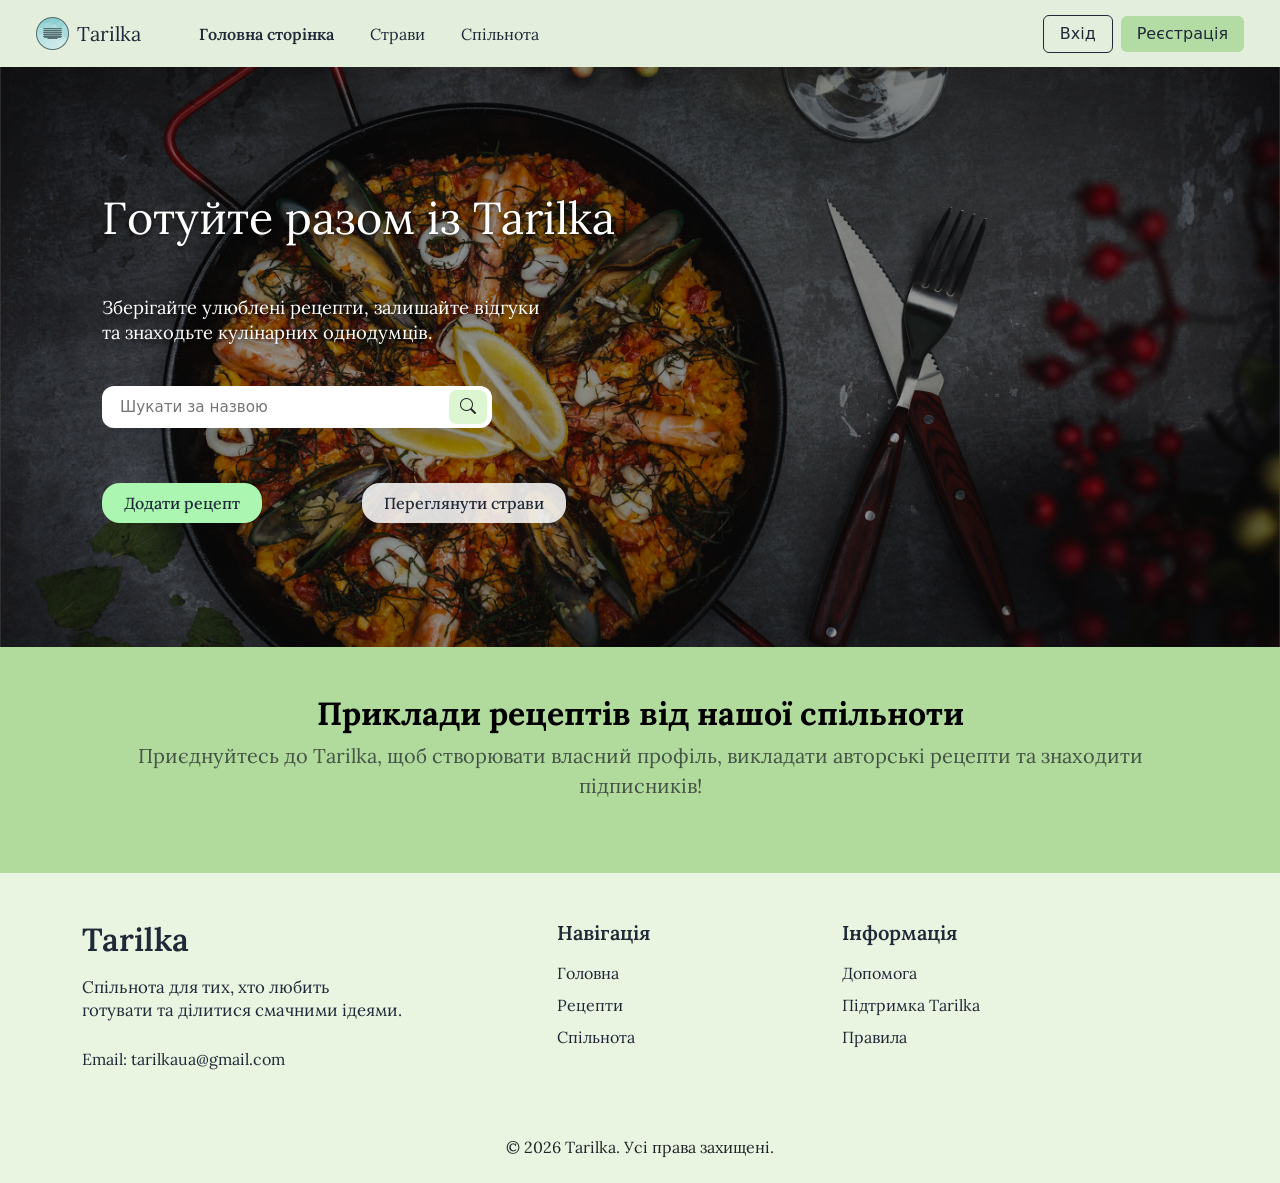
<file: index.html>
<!DOCTYPE html>
<html lang="uk">
<head>
  <meta charset="UTF-8">
  <meta name="viewport" content="width=device-width, initial-scale=1.0">
  <title>Tarilka — Головна</title>
  
  <link href="https://cdn.jsdelivr.net/npm/bootstrap@5.3.2/dist/css/bootstrap.min.css" rel="stylesheet">
  <link href="https://cdn.jsdelivr.net/npm/bootstrap-icons@1.11.1/font/bootstrap-icons.css" rel="stylesheet">
  <link rel="stylesheet" href="style.css">
</head>
<body>

  <nav class="navbar navbar-expand-lg custom-navbar">
    <div class="container-fluid">
      <a class="navbar-brand" href="index.html">
        <img src="logo.png" alt="Logo" width="33" height="33" class="d-inline-block align-text-top">Tarilka
      </a>
      
      <button class="navbar-toggler" type="button" data-bs-toggle="collapse" data-bs-target="#navbarNav">
        <span class="navbar-toggler-icon"></span>
      </button>

      <div class="collapse navbar-collapse" id="navbarNav">
        <ul class="navbar-nav me-auto ms-4">
          <li class="nav-item">
            <a class="nav-link fw-semibold" href="index.html">Головна сторінка</a>
          </li>
          <li class="nav-item">
            <a class="nav-link" href="catalog.html">Страви</a>
          </li>
          <li class="nav-item">
            <a class="nav-link" href="#" id="communityNavBtn">Спільнота</a>
          </li>
        </ul>

        <div class="d-flex align-items-center gap-2" id="navAuthContainer">
          <button class="btn btn-auth-login" type="button">Вхід</button>
          <button class="btn btn-auth-register" type="button">Реєстрація</button>
        </div>
      </div>
    </div>
  </nav>

  <section class="hero-section">
    <div class="container">
      <h1 class="hero-title">Готуйте разом із Tarilka</h1>
      
      <p class="hero-subtitle">
        Зберігайте улюблені рецепти, залишайте відгуки та знаходьте кулінарних однодумців.
      </p>

      <form class="search-container" action="catalog.html" method="GET">
        <div class="search-input-group">
          <input type="search" name="q" placeholder="Шукати за назвою" aria-label="Пошук">
          <button class="search-btn" type="submit">
            <i class="bi bi-search text-dark"></i>
          </button>
        </div>
      </form>

      <div class="action-btns">
        <a href="#" class="btn btn-add-recipe">Додати рецепт</a>
        <a href="catalog.html" class="btn btn-view-dishes">Переглянути страви</a>
      </div>
    </div>
  </section>

  <section class="latest-recipes py-5">
    <div class="container">
      <div class="text-center mb-5">
        <h2 class="section-title fw-bold">Приклади рецептів від нашої спільноти</h2>
        <p class="text-muted fs-5">
          Приєднуйтесь до Tarilka, щоб створювати власний профіль, викладати авторські рецепти та знаходити підписників!
        </p>
      </div>
      
      <div class="row g-4" id="indexRecipesRow">
      </div>
    </div>
  </section>

  <footer class="site-footer pt-5 pb-4">
    <div class="container">
      <div class="row gy-4">
        <div class="col-lg-5 col-md-6">
          <h2 class="footer-title fw-semibold mb-3">Tarilka</h2>
          <p class="footer-desc mb-4">
            Спільнота для тих, хто любить готувати та ділитися смачними ідеями.
          </p>
          <p class="footer-email mb-0">
            Email: <a href="mailto:tarilkaua@gmail.com" class="footer-email-link">tarilkaua@gmail.com</a>
          </p>
        </div>

        <div class="col-lg-3 col-md-3 col-6">
          <h5 class="fw-semibold mb-3">Навігація</h5>
          <ul class="list-unstyled footer-links d-flex flex-column gap-2">
            <li><a href="index.html">Головна</a></li>
            <li><a href="catalog.html">Рецепти</a></li>
            <li><a href="#">Спільнота</a></li>
          </ul>
        </div>

        <div class="col-lg-4 col-md-3 col-6">
          <h5 class="fw-semibold mb-3">Інформація</h5>
          <ul class="list-unstyled footer-links d-flex flex-column gap-2">
            <li><a href="#">Допомога</a></li>
            <li><a href="#">Підтримка Tarilka</a></li>
            <li><a href="#">Правила</a></li>
          </ul>
        </div>
      </div>

      <div class="text-center mt-5 pt-3">
        <p class="mb-0 text-dark">© 2026 Tarilka. Усі права захищені.</p>
      </div>
    </div>
  </footer>

  <script src="db.js"></script>
  <script src="logika.js"></script>
  <script src="catalog.js"></script>

  <div id="authModal" class="modal-overlay">
    <div class="container auth-container">
      <button id="closeModal" class="close-btn">&times;</button>
      <div class="heading" id="modalTitle">Вхід</div>
      
      <form class="form" id="authForm">
        <div id="usernameGroup" style="display: none;">
          <input class="input" type="text" id="username" placeholder="Нікнейм">
        </div>
        <input required class="input" type="email" id="email" placeholder="Електронна пошта">
        <input required class="input" type="password" id="password" placeholder="Пароль">
        <div id="confirmPasswordGroup" style="display: none;">
          <input class="input" type="password" id="confirmPassword" placeholder="Підтвердження пароля">
        </div>
        <span class="forgot-password" id="forgotPasswordSpan"><a href="#">Забули пароль?</a></span>
        <input class="login-button" type="submit" id="submitBtn" value="Увійти">
      </form>
    </div>
  </div>

  <div id="recipeModal" class="modal-overlay">
    <div class="container recipe-modal-container">
      <button id="closeRecipeModal" class="close-btn">&times;</button>
      <div class="heading text-success">Створити рецепт</div>
      
      <form id="recipeForm" class="form mt-3">
        <div class="mb-2 text-start">
          <label class="form-label small fw-bold text-dark mb-1">Назва рецепта:</label>
          <input required class="input mt-0" type="text" id="recipeTitle" placeholder="Наприклад: Борщ український">
        </div>

        <div class="mb-2 text-start">
          <label class="form-label small fw-bold text-dark mb-1">Категорія:</label>
          <select id="recipeCategory" class="form-select border rounded-3">
            <option value="breakfast">Ранкові страви</option>
            <option value="lunch" selected>Денні страви</option>
            <option value="dinner">Вечірні страви</option>
            <option value="dessert">Десерти</option>
          </select>
        </div>

        <div class="mb-2 text-start">
          <label class="form-label small fw-bold text-dark mb-1">Короткий опис страви:</label>
          <textarea required class="input mt-0" id="recipeDesc" rows="2" placeholder="Розкажіть трохи про смак або особливості страви..."></textarea>
        </div>

        <div class="mb-2 text-start">
          <label class="form-label small fw-bold text-dark mb-1">Інгредієнти (кожен з нового рядка):</label>
          <textarea required class="input mt-0" id="recipeIngredients" rows="3" placeholder="М'ясо — 500г&#10;Картопля — 4 шт"></textarea>
        </div>

        <div class="mb-2 text-start">
          <label class="form-label small fw-bold text-dark mb-1">Покрокове приготування:</label>
          <textarea required class="input mt-0" id="recipeSteps" rows="4" placeholder="1. Зваріть бульйон...&#10;2. Наріжте овочі..."></textarea>
        </div>

        <div class="row">
          <div class="col-md-6 mb-2 text-start">
            <label class="form-label small fw-bold text-dark mb-1">Час готування:</label>
            <select id="recipeTime" class="form-select border rounded-3 py-2">
              <option value="15 хв" selected>15 хв</option>
              <option value="30 хв">30 хв</option>
              <option value="45 хв">45 хв</option>
              <option value="60 хв">60 хв</option>
              <option value="90+ хв">90+ хв</option>
            </select>
          </div>
          <div class="col-md-6 mb-2 text-start">
            <label class="form-label small fw-bold text-dark mb-1">Складність:</label>
            <select id="recipeDifficulty" class="form-select border rounded-3 py-2">
              <option value="Легко" selected>Легко</option>
              <option value="Середньо">Середньо</option>
              <option value="Складно">Складно</option>
            </select>
          </div>
        </div>

        <div class="mb-2 text-start">
          <label class="form-label small fw-bold text-dark mb-1">Кількість порцій:</label>
          <div class="input-group border rounded-3 bg-white align-items-center" style="height: 38px;">
            <button class="btn btn-outline-secondary border-0 px-3" type="button" id="modalDecreaseServings">-</button>
            <input type="number" id="modalServingsCount" class="form-control text-center border-0 bg-transparent fw-bold text-dark shadow-none p-0" value="1" min="1" max="50">
            <button class="btn btn-outline-secondary border-0 px-3" type="button" id="modalIncreaseServings">+</button>
          </div>
        </div>

        <div class="mb-2 text-start">
          <label class="form-label small fw-bold text-dark mb-1">Фото страви:</label>
          <input required class="form-control rounded-3" type="file" id="recipePhoto" accept="image/*">
        </div>

        <div class="mb-3 text-start">
          <label class="form-label small fw-bold text-dark mb-1">Відеорецепт (необов'язково):</label>
          <input class="form-control rounded-3 mb-2" type="file" id="recipeVideo" accept="video/*">
          <input class="input mt-0" type="url" id="recipeVideoUrl" placeholder="Або вставте посилання на відео">
        </div>

        <input class="login-button mt-3" type="submit" value="Опублікувати рецепт">
      </form>
    </div>
  </div>

  <script src="https://cdn.jsdelivr.net/npm/bootstrap@5.3.2/dist/js/bootstrap.bundle.min.js"></script>
</body>
</html>
</file>
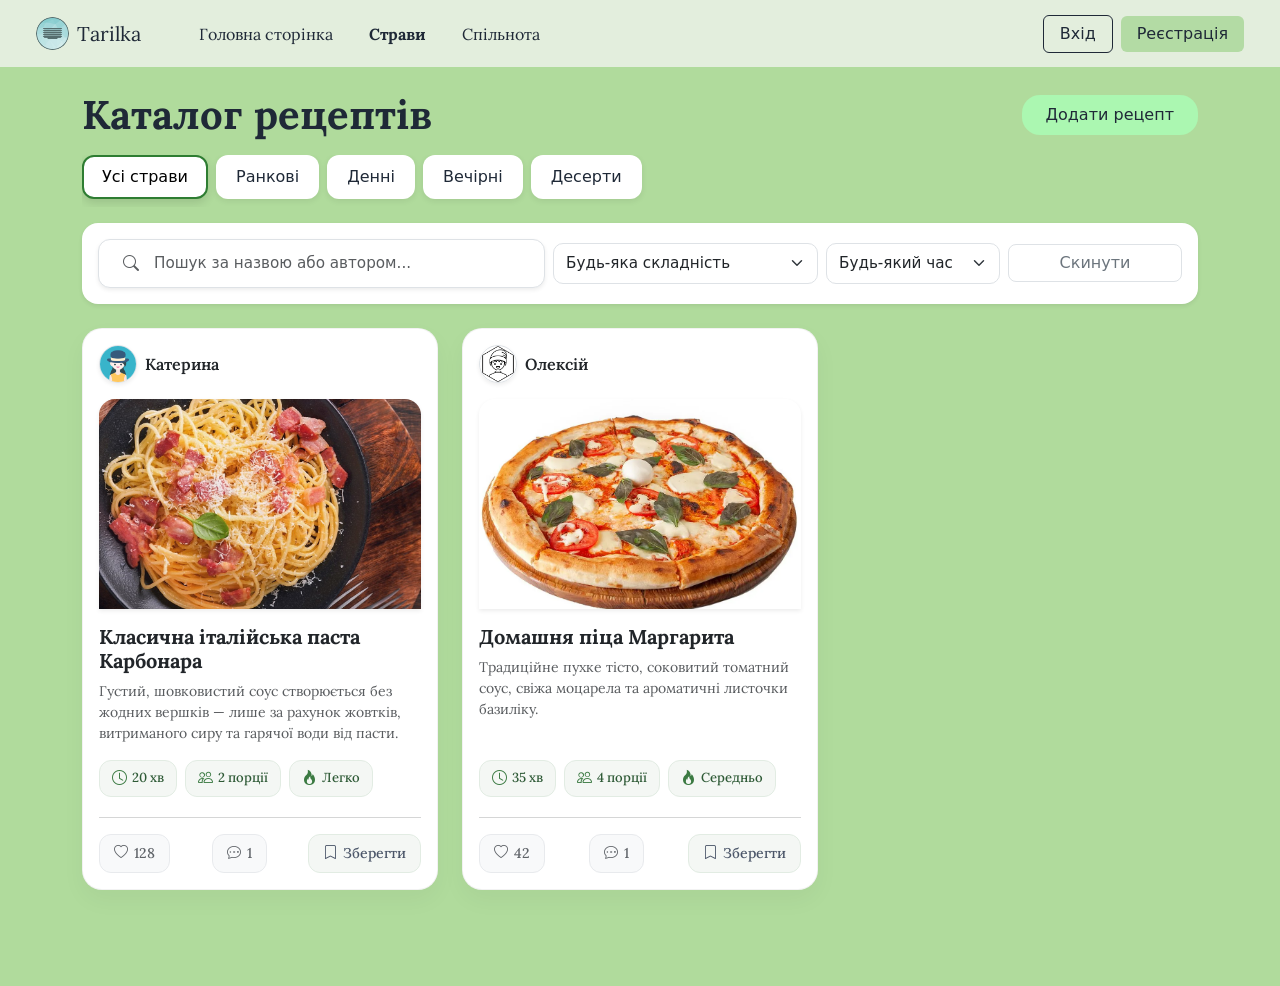
<file: catalog.html>
<!DOCTYPE html>
<html lang="uk">
<head>
  <meta charset="UTF-8">
  <meta name="viewport" content="width=device-width, initial-scale=1.0">
  <title>Tarilka — Каталог рецептів</title>
  
  <link href="https://cdn.jsdelivr.net/npm/bootstrap@5.3.2/dist/css/bootstrap.min.css" rel="stylesheet">
  <link href="https://cdn.jsdelivr.net/npm/bootstrap-icons@1.11.1/font/bootstrap-icons.css" rel="stylesheet">
  <link rel="stylesheet" href="style.css">
</head>
<body style="background-color: #B0DB9C;">

  <!-- Навігація -->
  <nav class="navbar navbar-expand-lg custom-navbar">
    <div class="container-fluid">
      <a class="navbar-brand" href="index.html">
        <img src="logo.png" alt="Logo" width="33" height="33" class="d-inline-block align-text-top rounded-circle">Tarilka
      </a>
      
      <button class="navbar-toggler border-0 shadow-none" type="button" data-bs-toggle="collapse" data-bs-target="#navbarNav">
        <span class="navbar-toggler-icon"></span>
      </button>

      <div class="collapse navbar-collapse" id="navbarNav">
        <ul class="navbar-nav me-auto ms-4">
          <li class="nav-item">
            <a class="nav-link" href="index.html">Головна сторінка</a>
          </li>
          <li class="nav-item">
            <a class="nav-link active fw-bold" href="catalog.html">Страви</a>
          </li>
          <li class="nav-item">
            <a class="nav-link" href="#" id="communityNavBtn">Спільнота</a>
          </li>
        </ul>

        <div class="d-flex align-items-center gap-2" id="navAuthContainer">
          <button class="btn btn-auth-login" type="button">Вхід</button>
          <button class="btn btn-auth-register" type="button">Реєстрація</button>
        </div>
      </div>
    </div>
  </nav>

  <!-- Основний контент каталогу -->
  <div class="container my-4 pb-5">
    
    <div class="d-flex justify-content-between align-items-center mb-3 flex-wrap gap-2">
      <h2 class="catalog-title mb-0">Каталог рецептів</h2>
      <button class="btn btn-add-recipe px-4">Додати рецепт</button>
    </div>

    <div class="d-flex gap-2 overflow-auto pb-2 mb-3 categories-scrollbar">
      <button class="btn btn-category active" data-category="all">Усі страви</button>
      <button class="btn btn-category" data-category="breakfast">Ранкові</button>
      <button class="btn btn-category" data-category="lunch">Денні</button>
      <button class="btn btn-category" data-category="dinner">Вечірні</button>
      <button class="btn btn-category" data-category="dessert">Десерти</button>
    </div>

    <div class="card filter-panel border-0 shadow-sm rounded-4 p-3 mb-4 bg-white">
      <div class="row g-2 align-items-center">
        <div class="col-md-5">
          <div class="input-group search-input-group shadow-sm border">
            <span class="input-group-text bg-transparent border-0 text-muted ps-2">
              <i class="bi bi-search"></i>
            </span>
            <input type="search" id="searchInput" class="form-control border-0 shadow-none ps-1" placeholder="Пошук за назвою або автором...">
          </div>
        </div>
        <div class="col-md-3">
          <select id="difficultyFilter" class="form-select border shadow-none">
            <option value="all">Будь-яка складність</option>
            <option value="Легко">Легко</option>
            <option value="Середньо">Середньо</option>
            <option value="Складно">Складно</option>
          </select>
        </div>
        <div class="col-md-2">
          <select id="timeFilter" class="form-select border shadow-none">
            <option value="all">Будь-який час</option>
            <option value="15">До 15 хв</option>
            <option value="30">До 30 хв</option>
            <option value="60">До 60 хв</option>
          </select>
        </div>
        <div class="col-md-2">
          <button id="resetFiltersBtn" class="btn btn-outline-secondary w-100 rounded-3 border">Скинути</button>
        </div>
      </div>
    </div>

    <div class="row g-4" id="catalogGrid"></div>
  </div>

  <!-- Модальні вікна -->
  <div id="authModal" class="modal-overlay">
    <div class="container auth-container">
      <button id="closeModal" class="close-btn">&times;</button>
      <div class="heading" id="modalTitle">Вхід</div>
      
      <form class="form" id="authForm">
        <div id="usernameGroup" style="display: none;">
          <input class="input" type="text" id="username" placeholder="Нікнейм">
        </div>
        <input required class="input" type="email" id="email" placeholder="Електронна пошта">
        <input required class="input" type="password" id="password" placeholder="Пароль">
        <div id="confirmPasswordGroup" style="display: none;">
          <input class="input" type="password" id="confirmPassword" placeholder="Підтвердження пароля">
        </div>
        <span class="forgot-password" id="forgotPasswordSpan"><a href="#" id="forgotPasswordLink">Забули пароль?</a></span>
        <input class="login-button" type="submit" id="submitBtn" value="Увійти">
      </form>
    </div>
  </div>

  <div id="recipeModal" class="modal-overlay">
    <div class="container recipe-modal-container">
      <button id="closeRecipeModal" class="close-btn">&times;</button>
      <div class="heading text-success mb-3" style="color: #2e7d32 !important;">Створити рецепт</div>
      
      <form id="recipeForm" class="form mt-3">
        <div class="mb-2 text-start">
          <label class="form-label small fw-bold text-dark mb-1">Назва рецепта:</label>
          <input required class="input mt-0" type="text" id="recipeTitle" placeholder="Наприклад: Борщ український">
        </div>

        <div class="mb-2 text-start">
          <label class="form-label small fw-bold text-dark mb-1">Категорія:</label>
          <select id="recipeCategory" class="form-select border rounded-3 py-2">
            <option value="breakfast">Ранкові страви</option>
            <option value="lunch" selected>Денні страви</option>
            <option value="dinner">Вечірні страви</option>
            <option value="dessert">Десерти</option>
          </select>
        </div>

        <div class="mb-2 text-start">
          <label class="form-label small fw-bold text-dark mb-1">Короткий опис страви:</label>
          <textarea required class="input mt-0" id="recipeDesc" rows="2" placeholder="Розкажіть трохи про смак або особливості страви..."></textarea>
        </div>

        <div class="mb-2 text-start">
          <label class="form-label small fw-bold text-dark mb-1">Інгредієнти (кожен з нового рядка):</label>
          <textarea required class="input mt-0" id="recipeIngredients" rows="3" placeholder="М'ясо — 500г&#10;Картопля — 4 шт"></textarea>
        </div>

        <div class="mb-2 text-start">
          <label class="form-label small fw-bold text-dark mb-1">Покрокове приготування:</label>
          <textarea required class="input mt-0" id="recipeSteps" rows="4" placeholder="1. Зваріть бульйон...&#10;2. Наріжте овочі..."></textarea>
        </div>

        <div class="row">
          <div class="col-md-6 mb-2 text-start">
            <label class="form-label small fw-bold text-dark mb-1">Час готування:</label>
            <select id="recipeTime" class="form-select border rounded-3 py-2">
              <option value="15 хв" selected>15 хв</option>
              <option value="30 хв">30 хв</option>
              <option value="45 хв">45 хв</option>
              <option value="60 хв">60 хв</option>
              <option value="90+ хв">90+ хв</option>
            </select>
          </div>
          <div class="col-md-6 mb-2 text-start">
            <label class="form-label small fw-bold text-dark mb-1">Складність:</label>
            <select id="recipeDifficulty" class="form-select border rounded-3 py-2">
              <option value="Легко" selected>Легко</option>
              <option value="Середньо">Середньо</option>
              <option value="Складно">Складно</option>
            </select>
          </div>
        </div>

        <div class="mb-2 text-start">
          <label class="form-label small fw-bold text-dark mb-1">Кількість порцій:</label>
          <div class="input-group border rounded-3 bg-white align-items-center" style="height: 38px;">
            <button class="btn btn-outline-secondary border-0 px-3" type="button" id="modalDecreaseServings">-</button>
            <input type="number" id="modalServingsCount" class="form-control text-center border-0 bg-transparent fw-bold text-dark shadow-none p-0" value="1" min="1" max="50">
            <button class="btn btn-outline-secondary border-0 px-3" type="button" id="modalIncreaseServings">+</button>
          </div>
        </div>

        <div class="mb-2 text-start">
          <label class="form-label small fw-bold text-dark mb-1">Фото страви:</label>
          <input required class="form-control rounded-3" type="file" id="recipePhoto" accept="image/*">
        </div>

        <div class="mb-3 text-start">
          <label class="form-label small fw-bold text-dark mb-1">Відеорецепт (необов'язково):</label>
          <input class="form-control rounded-3 mb-2" type="file" id="recipeVideo" accept="video/*">
          <input class="input mt-0" type="url" id="recipeVideoUrl" placeholder="Або вставте посилання на відео">
        </div>

        <input class="login-button mt-3" type="submit" value="Опублікувати рецепт">
      </form>
    </div>
  </div>

  <script src="db.js"></script>
  <script src="logika.js"></script>
  <script src="catalog.js"></script>
  <script src="https://cdn.jsdelivr.net/npm/bootstrap@5.3.2/dist/js/bootstrap.bundle.min.js"></script>
</body>
</html>
</file>
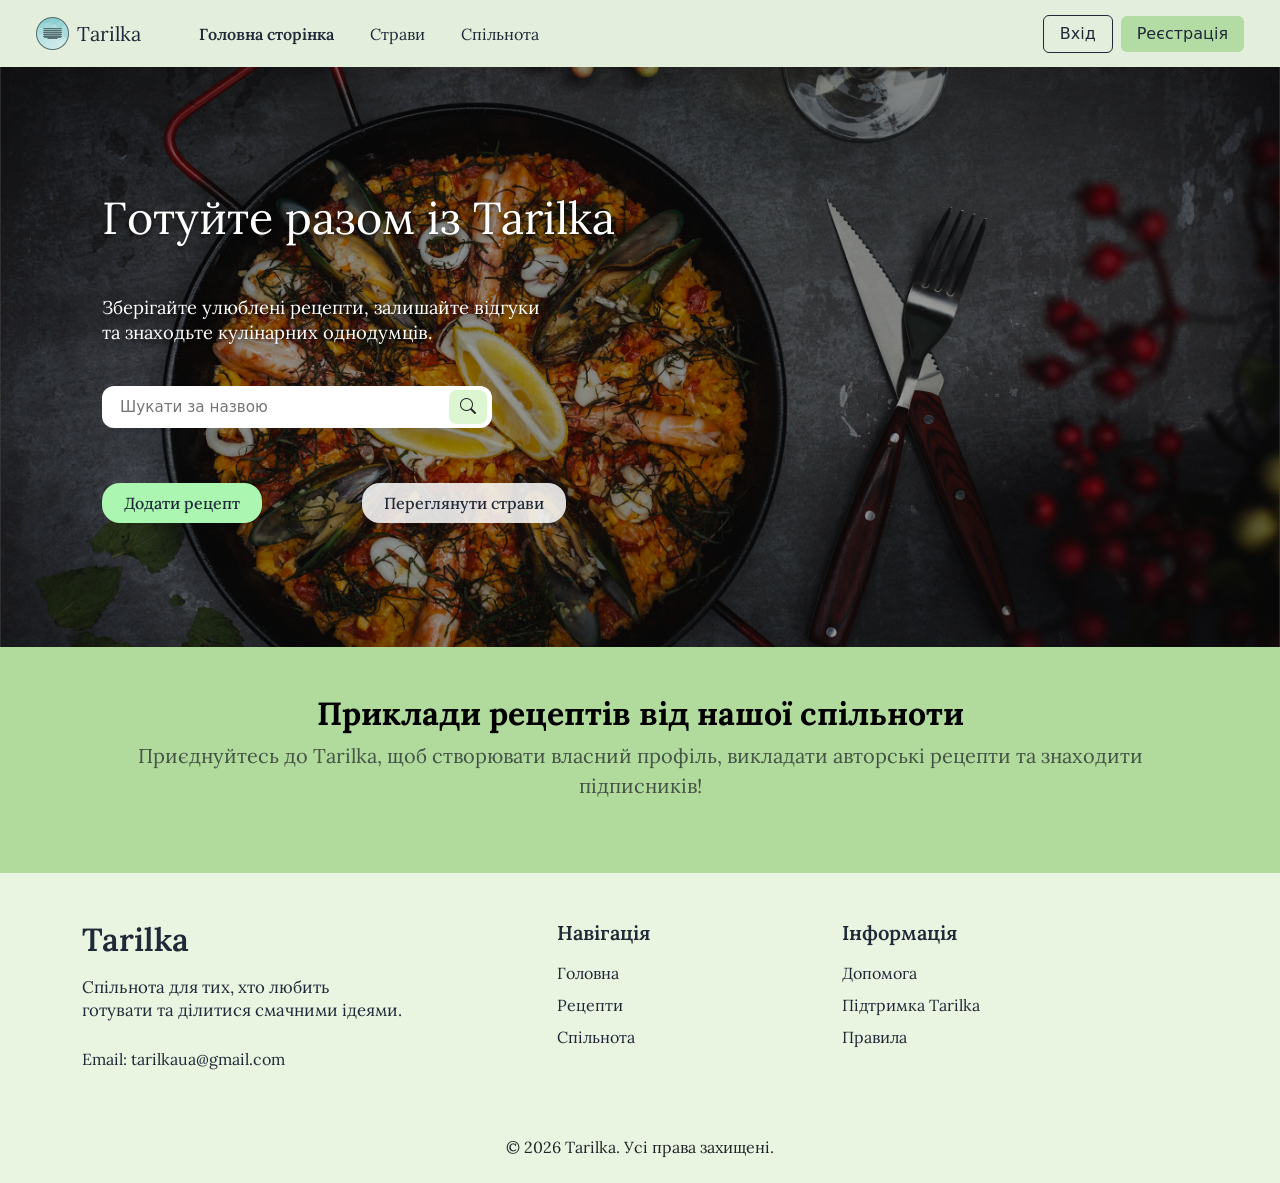
<file: profile.html>
<!DOCTYPE html>
<html lang="uk">
<head>
  <meta charset="UTF-8">
  <meta name="viewport" content="width=device-width, initial-scale=1.0">
  <title>Tarilka — Профіль користувача</title>
  
  <link href="https://cdn.jsdelivr.net/npm/bootstrap@5.3.2/dist/css/bootstrap.min.css" rel="stylesheet">
  <link href="https://cdn.jsdelivr.net/npm/bootstrap-icons@1.11.1/font/bootstrap-icons.css" rel="stylesheet">
  <link rel="stylesheet" href="style.css">
</head>
<body>

  <!-- Навігаційна панель -->
  <nav class="navbar navbar-expand-lg custom-navbar">
    <div class="container-fluid">
      <a class="navbar-brand" href="index.html">
        <img src="logo.png" alt="Logo" width="33" height="33" class="d-inline-block align-text-top">Tarilka
      </a>
      
      <button class="navbar-toggler" type="button" data-bs-toggle="collapse" data-bs-target="#navbarNav">
        <span class="navbar-toggler-icon"></span>
      </button>

      <div class="collapse navbar-collapse" id="navbarNav">
        <ul class="navbar-nav me-auto ms-4">
          <li class="nav-item">
            <a class="nav-link" href="index.html">Головна сторінка</a>
          </li>
          <li class="nav-item">
            <a class="nav-link" href="catalog.html">Страви</a>
          </li>
          <li class="nav-item">
            <a class="nav-link" href="#" id="communityNavBtn">Спільнота</a>
          </li>
        </ul>

        <div class="d-flex align-items-center gap-2" id="navAuthContainer">
          <!-- Заповнюється динамічно з logika.js -->
        </div>
      </div>
    </div>
  </nav>

  <!-- Головний вміст профілю -->
  <div class="container my-5" id="profileContainer">
    <!-- Динамічно заповнюється через profile.js -->
  </div>

  <!-- Модальне вікно створення рецепта -->
  <div id="recipeModal" class="modal-overlay">
    <div class="container recipe-modal-container">
      <button id="closeRecipeModal" class="close-btn">&times;</button>
      <div class="heading text-success">Створити рецепт</div>
      
      <form id="recipeForm" class="form mt-3">
        <div class="mb-2 text-start">
          <label class="form-label small fw-bold text-dark mb-1">Назва рецепта:</label>
          <input required class="input mt-0" type="text" id="recipeTitle" placeholder="Наприклад: Борщ український">
        </div>

        <div class="mb-2 text-start">
          <label class="form-label small fw-bold text-dark mb-1">Категорія:</label>
          <select id="recipeCategory" class="form-select border rounded-3 py-2">
            <option value="breakfast">Ранкові страви</option>
            <option value="lunch" selected>Денні страви</option>
            <option value="dinner">Вечірні страви</option>
            <option value="dessert">Десерти</option>
          </select>
        </div>

        <div class="mb-2 text-start">
            <label class="form-label small fw-bold text-dark mb-1">Короткий опис страви:</label>
            <textarea required class="input mt-0" id="recipeDesc" rows="2" placeholder="Розкажіть трохи про смак або особливості страви..."></textarea>
        </div>

        <div class="mb-2 text-start">
          <label class="form-label small fw-bold text-dark mb-1">Інгредієнти (кожен з нового рядка):</label>
          <textarea required class="input mt-0" id="recipeIngredients" rows="3" placeholder="М'ясо — 500г&#10;Картопля — 4 шт"></textarea>
        </div>

        <div class="mb-2 text-start">
          <label class="form-label small fw-bold text-dark mb-1">Покрокове приготування:</label>
          <textarea required class="input mt-0" id="recipeSteps" rows="4" placeholder="1. Зваріть бульйон...&#10;2. Наріжте овочі..."></textarea>
        </div>

        <div class="row">
          <div class="col-md-6 mb-2 text-start">
            <label class="form-label small fw-bold text-dark mb-1">Час готування:</label>
            <select id="recipeTime" class="form-select border rounded-3 py-2">
              <option value="15 хв" selected>15 хв</option>
              <option value="30 хв">30 хв</option>
              <option value="45 хв">45 хв</option>
              <option value="60 хв">60 хв</option>
              <option value="90+ хв">90+ хв</option>
            </select>
          </div>
          <div class="col-md-6 mb-2 text-start">
            <label class="form-label small fw-bold text-dark mb-1">Складність:</label>
            <select id="recipeDifficulty" class="form-select border rounded-3 py-2">
              <option value="Легко" selected>Легко</option>
              <option value="Середньо">Середньо</option>
              <option value="Складно">Складно</option>
            </select>
          </div>
        </div>

        <div class="mb-2 text-start">
          <label class="form-label small fw-bold text-dark mb-1">Кількість порцій:</label>
          <div class="input-group border rounded-3 bg-white align-items-center" style="height: 38px;">
            <button class="btn btn-outline-secondary border-0 px-3" type="button" id="modalDecreaseServings">-</button>
            <input type="number" id="modalServingsCount" class="form-control text-center border-0 bg-transparent fw-bold text-dark shadow-none p-0" value="1" min="1" max="50">
            <button class="btn btn-outline-secondary border-0 px-3" type="button" id="modalIncreaseServings">+</button>
          </div>
        </div>

        <div class="mb-2 text-start">
          <label class="form-label small fw-bold text-dark mb-1">Фото страви:</label>
          <input required class="form-control rounded-3" type="file" id="recipePhoto" accept="image/*">
        </div>

        <div class="mb-3 text-start">
          <label class="form-label small fw-bold text-dark mb-1">Відеорецепт (необов'язково):</label>
          <input class="form-control rounded-3 mb-2" type="file" id="recipeVideo" accept="video/*">
          <input class="input mt-0" type="url" id="recipeVideoUrl" placeholder="Або вставте посилання на відео">
        </div>

        <input class="login-button mt-3" type="submit" value="Опублікувати рецепт">
      </form>
    </div>
  </div>

  <script src="db.js"></script>
  <script src="logika.js"></script>
  <script src="profile.js"></script>
  <script src="https://cdn.jsdelivr.net/npm/bootstrap@5.3.2/dist/js/bootstrap.bundle.min.js"></script>

  <!-- Модальне вікно редагування профілю -->
  <div id="editProfileModal" class="modal-overlay">
    <div class="container auth-container">
      <button id="closeEditModal" class="close-btn">&times;</button>
      <div class="heading text-success">Редагувати профіль</div>
      
      <form id="editProfileForm" class="form mt-3">
        <div class="mb-2 text-start">
          <label class="form-label small fw-bold text-dark mb-1">Нікнейм:</label>
          <input required class="input mt-0" type="text" id="editUsername" placeholder="Ваш нікнейм">
        </div>

        <div class="mb-2 text-start">
          <label class="form-label small fw-bold text-dark mb-1">Про себе (необов'язково):</label>
          <textarea class="input mt-0" id="editBio" rows="3" placeholder="Розкажіть трохи про себе та свої кулінарні вподобання..."></textarea>
        </div>

        <div class="mb-3 text-start">
          <label class="form-label small fw-bold text-dark mb-1">Змінити аватар (фото):</label>
          <input class="form-control rounded-3" type="file" id="editAvatarFile" accept="image/*">
        </div>

        <input class="login-button mt-3" type="submit" value="Зберегти зміни">
      </form>
    </div>
  </div>

  <!-- Модальне вікно редагування рецепта -->
  <div id="editRecipeModal" class="modal-overlay">
    <div class="container recipe-modal-container">
      <button id="closeEditRecipeModal" class="close-btn">&times;</button>
      <div class="heading text-success">Редагувати рецепт</div>
      
      <form id="editRecipeForm" class="form mt-3">
        <input type="hidden" id="editRecipeId">

        <div class="mb-2 text-start">
          <label class="form-label small fw-bold text-dark mb-1">Назва рецепта:</label>
          <input required class="input mt-0" type="text" id="editRecipeTitle" placeholder="Наприклад: Борщ український">
        </div>

        <div class="mb-2 text-start">
          <label class="form-label small fw-bold text-dark mb-1">Категорія:</label>
          <select id="editRecipeCategory" class="form-select border rounded-3 py-2">
            <option value="breakfast">Ранкові страви</option>
            <option value="lunch">Денні страви</option>
            <option value="dinner">Вечірні страви</option>
            <option value="dessert">Десерти</option>
          </select>
        </div>

        <div class="mb-2 text-start">
            <label class="form-label small fw-bold text-dark mb-1">Короткий опис страви:</label>
            <textarea required class="input mt-0" id="editRecipeDesc" rows="2" placeholder="Розкажіть трохи про смак або особливості страви..."></textarea>
        </div>

        <div class="mb-2 text-start">
          <label class="form-label small fw-bold text-dark mb-1">Інгредієнти (кожен з нового рядка):</label>
          <textarea required class="input mt-0" id="editRecipeIngredients" rows="3" placeholder="М'ясо — 500г&#10;Картопля — 4 шт"></textarea>
        </div>

        <div class="mb-2 text-start">
          <label class="form-label small fw-bold text-dark mb-1">Покрокове приготування:</label>
          <textarea required class="input mt-0" id="editRecipeSteps" rows="4" placeholder="1. Зваріть бульйон...&#10;2. Наріжте овочі..."></textarea>
        </div>

        <div class="row">
          <div class="col-md-6 mb-2 text-start">
            <label class="form-label small fw-bold text-dark mb-1">Час готування:</label>
            <select id="editRecipeTime" class="form-select border rounded-3 py-2">
              <option value="15 хв">15 хв</option>
              <option value="30 хв">30 хв</option>
              <option value="45 хв">45 хв</option>
              <option value="60 хв">60 хв</option>
              <option value="90+ хв">90+ хв</option>
            </select>
          </div>
          <div class="col-md-6 mb-2 text-start">
            <label class="form-label small fw-bold text-dark mb-1">Складність:</label>
            <select id="editRecipeDifficulty" class="form-select border rounded-3 py-2">
              <option value="Легко">Легко</option>
              <option value="Середньо">Середньо</option>
              <option value="Складно">Складно</option>
            </select>
          </div>
        </div>

        <div class="mb-2 text-start">
          <label class="form-label small fw-bold text-dark mb-1">Кількість порцій:</label>
          <div class="input-group border rounded-3 bg-white align-items-center" style="height: 38px;">
            <button class="btn btn-outline-secondary border-0 px-3" type="button" id="editModalDecreaseServings">-</button>
            <input type="number" id="editRecipeServings" class="form-control text-center border-0 bg-transparent fw-bold text-dark shadow-none p-0" value="1" min="1" max="50">
            <button class="btn btn-outline-secondary border-0 px-3" type="button" id="editModalIncreaseServings">+</button>
          </div>
        </div>

        <div class="mb-2 text-start">
          <label class="form-label small fw-bold text-dark mb-1">Нове фото страви (за бажанням):</label>
          <input class="form-control rounded-3" type="file" id="editRecipePhoto" accept="image/*">
        </div>

        <div class="mb-3 text-start">
          <label class="form-label small fw-bold text-dark mb-1">Відеорецепт (необов'язково):</label>
          <input class="form-control rounded-3 mb-2" type="file" id="editRecipeVideo" accept="video/*">
          <input class="input mt-0" type="url" id="editRecipeVideoUrl" placeholder="Або вставте посилання на відео">
        </div>

        <input class="login-button mt-3" type="submit" value="Зберегти зміни">
      </form>
    </div>
  </div>
</body>
</html>
</file>
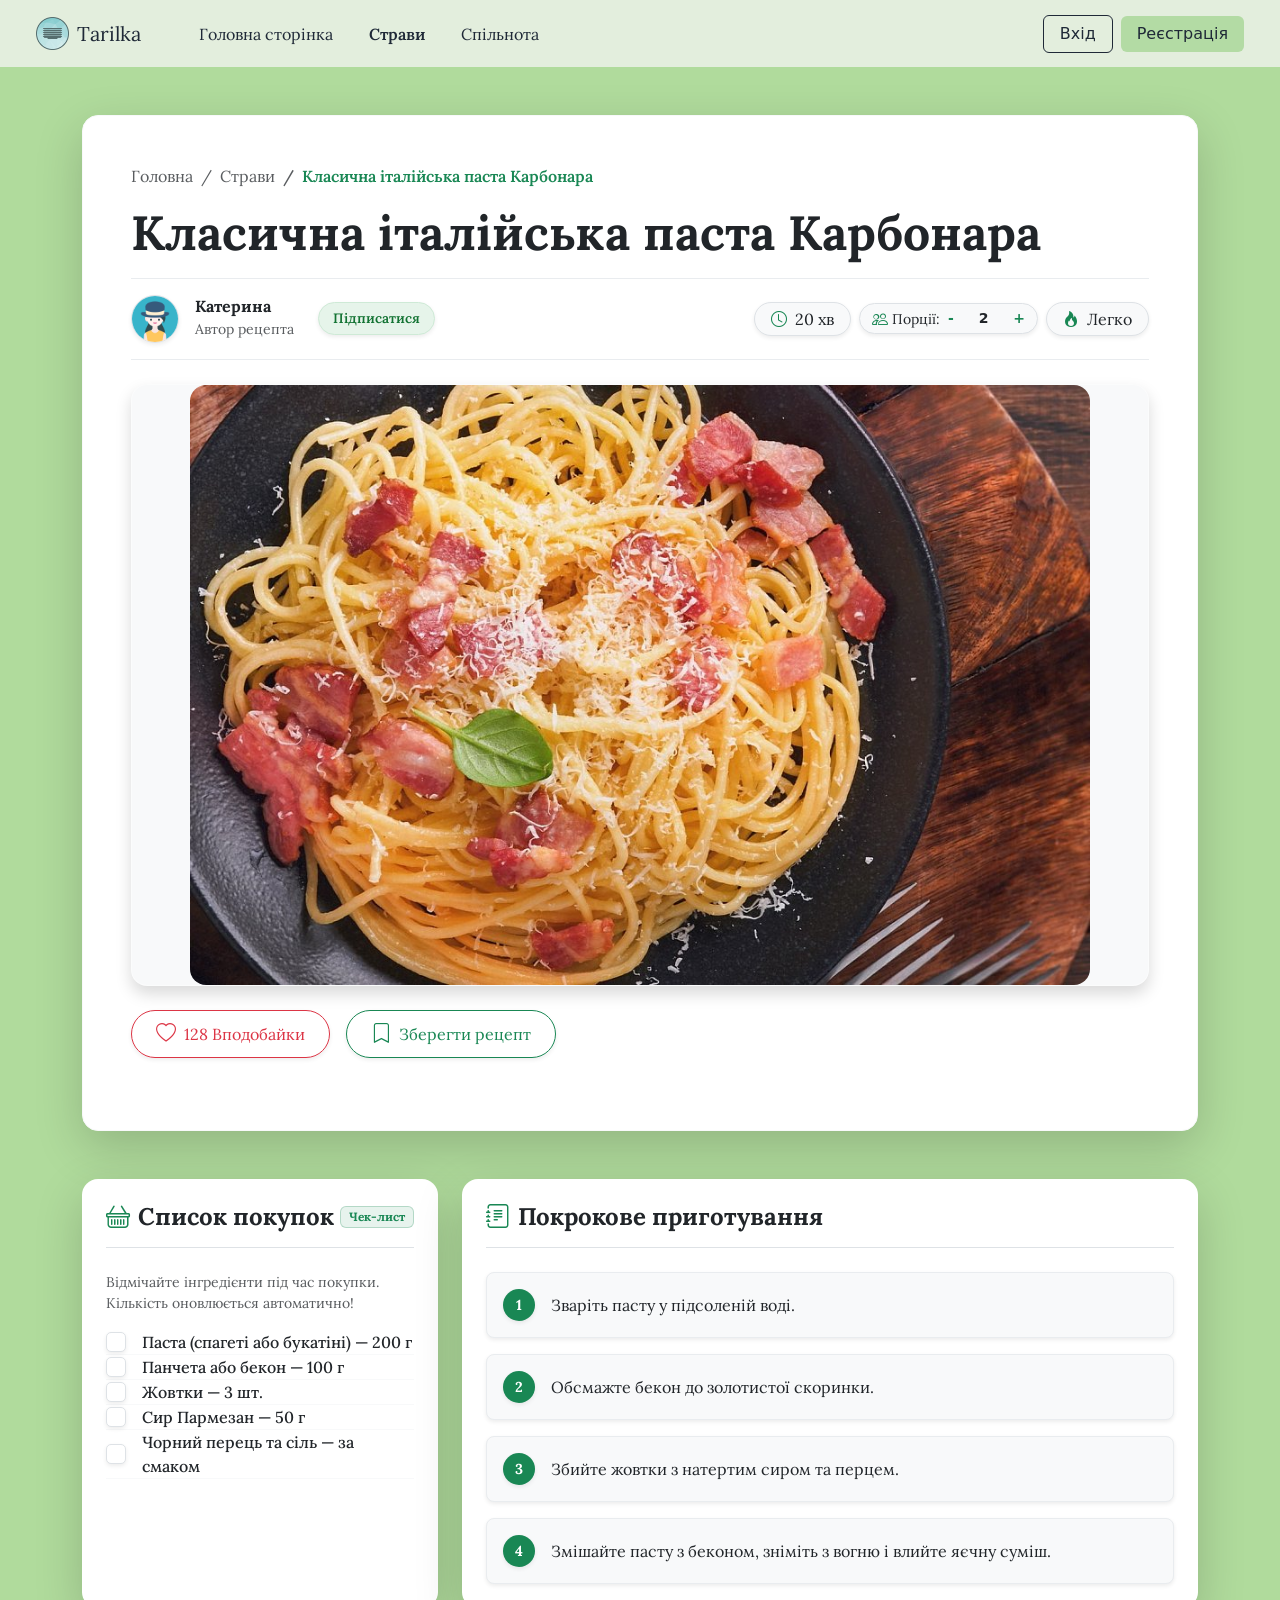
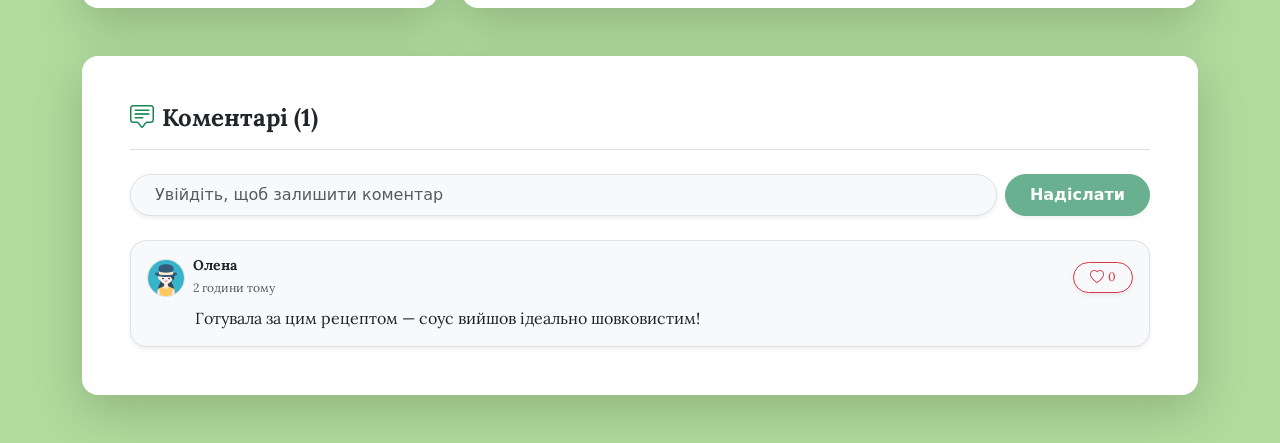
<file: recipe-detail.html>
<!DOCTYPE html>
<html lang="uk">
<head>
  <meta charset="UTF-8">
  <meta name="viewport" content="width=device-width, initial-scale=1.0">
  <title>Tarilka — Перегляд рецепта</title>
  
  <link href="https://cdn.jsdelivr.net/npm/bootstrap@5.3.2/dist/css/bootstrap.min.css" rel="stylesheet">
  <link href="https://cdn.jsdelivr.net/npm/bootstrap-icons@1.11.1/font/bootstrap-icons.css" rel="stylesheet">
  <link rel="stylesheet" href="style.css">
</head>
<body>

  <nav class="navbar navbar-expand-lg custom-navbar">
    <div class="container-fluid">
      <a class="navbar-brand" href="index.html">
        <img src="logo.png" alt="Logo" width="33" height="33" class="d-inline-block align-text-top">Tarilka
      </a>
      
      <button class="navbar-toggler" type="button" data-bs-toggle="collapse" data-bs-target="#navbarNav">
        <span class="navbar-toggler-icon"></span>
      </button>

      <div class="collapse navbar-collapse" id="navbarNav">
        <ul class="navbar-nav me-auto ms-4">
          <li class="nav-item">
            <a class="nav-link" href="index.html">Головна сторінка</a>
          </li>
          <li class="nav-item">
            <a class="nav-link fw-semibold" href="catalog.html">Страви</a>
          </li>
          <li class="nav-item">
            <a class="nav-link" href="#" id="communityNavBtn">Спільнота</a>
          </li>
        </ul>

        <div class="d-flex align-items-center gap-2" id="navAuthContainer">
          <button class="btn btn-auth-login" type="button">Вхід</button>
          <button class="btn btn-auth-register" type="button">Реєстрація</button>
        </div>
      </div>
    </div>
  </nav>

  <div class="container my-5" id="recipeDetailContent">
    <!-- Контент рецепта формується з recipe-detail.js -->
  </div>

  <!-- Модальні вікна -->
  <div id="authModal" class="modal-overlay">
    <div class="container auth-container">
      <button id="closeModal" class="close-btn">&times;</button>
      <div class="heading" id="modalTitle">Вхід</div>
      
      <form class="form" id="authForm">
        <div id="usernameGroup" style="display: none;">
          <input class="input" type="text" id="username" placeholder="Нікнейм">
        </div>
        <input required class="input" type="email" id="email" placeholder="Електронна пошта">
        <input required class="input" type="password" id="password" placeholder="Пароль">
        <div id="confirmPasswordGroup" style="display: none;">
          <input class="input" type="password" id="confirmPassword" placeholder="Підтвердження пароля">
        </div>
        <span class="forgot-password" id="forgotPasswordSpan"><a href="#" id="forgotPasswordLink">Забули пароль?</a></span>
        <input class="login-button" type="submit" id="submitBtn" value="Увійти">
      </form>
    </div>
  </div>

  <div id="recipeModal" class="modal-overlay">
    <div class="container recipe-modal-container">
      <button id="closeRecipeModal" class="close-btn">&times;</button>
      <div class="heading text-success">Створити рецепт</div>
      
      <form id="recipeForm" class="form mt-3">
        <div class="mb-2 text-start">
          <label class="form-label small fw-bold text-dark mb-1">Назва рецепта:</label>
          <input required class="input mt-0" type="text" id="recipeTitle" placeholder="Наприклад: Борщ український">
        </div>

        <div class="mb-2 text-start">
          <label class="form-label small fw-bold text-dark mb-1">Категорія:</label>
          <select id="recipeCategory" class="form-select border rounded-3 py-2">
            <option value="breakfast">Ранкові страви</option>
            <option value="lunch" selected>Денні страви</option>
            <option value="dinner">Вечірні страви</option>
            <option value="dessert">Десерти</option>
          </select>
        </div>

        <div class="mb-2 text-start">
          <label class="form-label small fw-bold text-dark mb-1">Короткий опис страви:</label>
          <textarea required class="input mt-0" id="recipeDesc" rows="2" placeholder="Розкажіть трохи про смак або особливості страви..."></textarea>
        </div>

        <div class="mb-2 text-start">
          <label class="form-label small fw-bold text-dark mb-1">Інгредієнти (кожен з нового рядка):</label>
          <textarea required class="input mt-0" id="recipeIngredients" rows="3" placeholder="М'ясо — 500г&#10;Картопля — 4 шт"></textarea>
        </div>

        <div class="mb-2 text-start">
          <label class="form-label small fw-bold text-dark mb-1">Покрокове приготування:</label>
          <textarea required class="input mt-0" id="recipeSteps" rows="4" placeholder="1. Зваріть бульйон...&#10;2. Наріжте овочі..."></textarea>
        </div>

        <div class="row">
          <div class="col-md-6 mb-2 text-start">
            <label class="form-label small fw-bold text-dark mb-1">Час готування:</label>
            <select id="recipeTime" class="form-select border rounded-3 py-2">
              <option value="15 хв" selected>15 хв</option>
              <option value="30 хв">30 хв</option>
              <option value="45 хв">45 хв</option>
              <option value="60 хв">60 хв</option>
              <option value="90+ хв">90+ хв</option>
            </select>
          </div>
          <div class="col-md-6 mb-2 text-start">
            <label class="form-label small fw-bold text-dark mb-1">Складність:</label>
            <select id="recipeDifficulty" class="form-select border rounded-3 py-2">
              <option value="Легко" selected>Легко</option>
              <option value="Середньо">Середньо</option>
              <option value="Складно">Складно</option>
            </select>
          </div>
        </div>

        <div class="row">
          <div class="col-md-6 mb-2 text-start">
            <label class="form-label small fw-bold text-dark mb-1">Кількість порцій:</label>
            <div class="input-group border rounded-3 bg-white" style="height: 38px;">
              <button class="btn btn-outline-secondary border-0 px-3" type="button" id="modalDecreaseServings">-</button>
              <input type="number" id="modalServingsCount" class="form-control text-center border-0 bg-transparent fw-bold text-dark shadow-none p-0" value="1" min="1" max="50">
              <button class="btn btn-outline-secondary border-0 px-3" type="button" id="modalIncreaseServings">+</button>
            </div>
          </div>
          <div class="col-md-6 mb-2 text-start">
            <label class="form-label small fw-bold text-dark mb-1">Калорійність (на 1 порцію, ккал):</label>
            <input class="input mt-0" type="text" id="recipeCalories" placeholder="Наприклад: 350 ккал">
          </div>
        </div>

        <div class="mb-2 text-start">
          <label class="form-label small fw-bold text-dark mb-1">Фото страви:</label>
          <input required class="form-control rounded-3" type="file" id="recipePhoto" accept="image/*">
        </div>

        <div class="mb-3 text-start">
          <label class="form-label small fw-bold text-dark mb-1">Відеорецепт (необов'язково):</label>
          <input class="form-control rounded-3 mb-2" type="file" id="recipeVideo" accept="video/*">
          <input class="input mt-0" type="url" id="recipeVideoUrl" placeholder="Або вставте посилання на відео">
        </div>

        <input class="login-button mt-3" type="submit" value="Опублікувати рецепт">
      </form>
    </div>
  </div>

  <script src="db.js"></script>
  <script src="logika.js"></script>
  <script src="recipe-detail.js"></script>
  <script src="https://cdn.jsdelivr.net/npm/bootstrap@5.3.2/dist/js/bootstrap.bundle.min.js"></script>
</body>
</html>
</file>
<file: style.css>
@import url('https://fonts.googleapis.com/css2?family=Lora:ital,wght@0,400..700;1,400..700&display=swap');

:root {
  --bg-header: #e3eedd;
  --btn-green: #b9e67c;
  --btn-green-hover: #a8d66b;
  --text-dark: #1f2937;
}

body {
  font-family: 'Lora', serif, system-ui, -apple-system;
  background-color: #B0DB9C;
  margin: 0;
  padding: 0;
}

/* Загальні налаштування шрифтів, окрім спеціальних елементів */
h1, h2, h3, h4, h5, h6, p, span, a, label {
  font-family: 'Lora', serif !important;
}

/* Хедер (Панель навігації) */
.custom-navbar {
  background-color: var(--bg-header);
  padding: 12px 24px;
}

.navbar-brand {
  font-weight: normal;
  font-size: 1.25rem;
  color: var(--text-dark);
  display: flex;
  align-items: center;
  gap: 8px;
}

.nav-link {
  color: var(--text-dark) !important;
  font-size: 1rem;
  margin: 0 10px;
}

/* Кнопка "Вхід" у звичайному стані */
.btn-auth-login {
  background-color: transparent;
  border: 1px solid var(--text-dark);
  color: var(--text-dark);
  padding: 6px 16px;
  border-radius: 6px;
  transition: all 0.2s ease;
}

.btn-auth-login:hover {
  background-color: var(--btn-green);
  border-color: var(--btn-green);
  color: var(--text-dark);
}

.btn-auth-register {
  background-color: #b3dba4;
  color: var(--text-dark);
  border: none;
  padding: 6px 16px;
  border-radius: 6px;
}

/* Секція Hero (Банер із фоном) */
.hero-section {
  position: relative;
  background: linear-gradient(rgba(0, 0, 0, 0.4), rgba(0, 0, 0, 0.4)), 
            url('Food.png') center/cover no-repeat;
  min-height: 580px;
  color: #ffffff;
  padding: 60px 40px 60px 80px;
  display: flex;
  flex-direction: column;
  justify-content: center;
}

.hero-title {
  font-size: 2.8rem;
  font-weight: 400;
  margin-bottom: 50px;
  text-shadow: 0 2px 4px rgba(0, 0, 0, 0.6);
}

.hero-subtitle {
  font-size: 1.15rem;
  max-width: 440px;
  margin-bottom: 40px;
  line-height: 1.4;
  font-weight: 300;
  text-shadow: 0 2px 4px rgba(0, 0, 0, 0.6);
}

/* Пошуковий рядок */
.search-container {
  max-width: 390px;
  margin-bottom: 55px;
}

.search-input-group {
  background: #ffffff;
  border-radius: 12px;
  padding: 4px 5px 4px 16px;
  display: flex;
  align-items: center;
}

.search-input-group input {
  border: none;
  outline: none;
  box-shadow: none;
  width: 100%;
  color: #333;
  font-size: 0.95rem;
  font-family: system-ui, -apple-system, sans-serif !important;
}

.search-btn {
  background-color: #DDF6D2;
  border: none;
  border-radius: 8px;
  width: 38px;
  height: 34px;
  display: flex;
  align-items: center;
  justify-content: center;
  flex-shrink: 0;
}

/* Кнопки дій */
.action-btns {
  display: flex;
  gap: 100px;
  align-items: center;
  flex-wrap: wrap;
}

.btn-add-recipe {
  background-color: #abf7b1;
  color: var(--text-dark);
  border-radius: 18px;
  padding: 8px 22px;
  border: none;
  font-weight: 500;
  text-decoration: none;
  transition: background-color 0.2s;
}

.btn-add-recipe:hover {
  background-color: #66e171;
  color: var(--text-dark);
}

.btn-view-dishes {
  background-color: rgba(255, 255, 255, 0.85);
  color: var(--text-dark);
  border-radius: 18px;
  padding: 8px 22px;
  border: none;
  font-weight: 500;
  text-decoration: none;
  transition: background-color 0.2s;
}

.btn-view-dishes:hover {
  background-color: rgba(255, 255, 255, 0.9);
  color: var(--text-dark);
}

/* Секція останніх рецептів */
.latest-recipes {
  background-color: #B0DB9C;
  padding-top: 3rem;
  padding-bottom: 80px;
}

.section-title {
  color: #000000;
}

/* --- СТИЛІ КАРТОК РЕЦЕПТІВ ТА ІНТЕРАКТИВНОСТІ --- */

.recipe-card {
  background: #ffffff;
  border-radius: 20px;
  overflow: hidden;
  transition: all 0.3s ease;
  border: 1px solid rgba(0, 0, 0, 0.05);
  box-shadow: 0 10px 25px rgba(0, 0, 0, 0.04);
}

.recipe-card:hover {
  transform: translateY(-5px);
  box-shadow: 0 15px 35px rgba(0, 0, 0, 0.08);
}

.recipe-img-wrapper {
  position: relative;
  overflow: hidden;
  border-radius: 16px 16px 0 0;
  cursor: pointer;
}

.recipe-img {
  height: 210px;
  object-fit: cover;
  transition: transform 0.5s ease;
  width: 100%;
}

.recipe-card:hover .recipe-img {
  transform: scale(1.03);
}

/* Красиві та охайні баджі часу, порцій та складності */
.recipe-meta-badges {
  display: flex;
  gap: 8px;
  flex-wrap: wrap;
  margin: 12px 0;
}

.recipe-meta-badge {
  display: inline-flex;
  align-items: center;
  gap: 5px;
  background-color: #f4f7f4;
  color: #2e5a36;
  border: 1px solid #e2ece3;
  padding: 6px 12px;
  border-radius: 12px;
  font-size: 0.82rem;
  font-weight: 500;
  transition: all 0.2s;
}

.recipe-meta-badge i {
  color: #3b7a42;
  font-size: 0.95rem;
}

/* Робимо картку гнучкою контейнерною структурою */
.recipe-card {
  background: #ffffff;
  border-radius: 20px;
  overflow: hidden;
  transition: all 0.3s ease;
  border: 1px solid rgba(0, 0, 0, 0.05);
  box-shadow: 0 10px 25px rgba(0, 0, 0, 0.04);
  display: flex;
  flex-direction: column;
  height: 100%;
}

/* Верхній контент розширюється, а метадані фіксуються внизу */
.recipe-content-area {
  flex-grow: 1;
  display: flex;
  flex-direction: column;
}

.recipe-meta-badges {
  display: flex;
  gap: 8px;
  flex-wrap: wrap;
  margin-top: auto; /* Автоматично штовхає плашки вниз до рівної лінії */
  margin-bottom: 12px;
}

/* Сучасна функціональна кнопка збереження */
.btn-recipe-action {
  border-radius: 12px;
  font-weight: 500;
  font-size: 0.88rem;
  padding: 8px 14px;
  transition: all 0.2s ease;
  border: 1px solid transparent;
  display: inline-flex;
  align-items: center;
  gap: 6px;
  text-decoration: none;
  cursor: pointer;
}

.btn-recipe-action.btn-save-default {
  background-color: #f4f7f4;
  color: #4a5568;
  border-color: #e2ece3;
}

.btn-recipe-action.btn-save-default:hover {
  background-color: #e8f0e9;
  color: #2e5a36;
}

.btn-recipe-action.btn-save-active {
  background-color: #e6f4ea;
  color: #137333;
  border-color: #ceead6;
  font-weight: 600;
}

.btn-recipe-action.btn-like-active {
  background-color: #fce8e6;
  color: #c5221f;
  border-color: #fad2cf;
}

.btn-recipe-action.btn-like-default {
  background-color: #f8f9fa;
  color: #5f6368;
  border-color: #e8eaed;
}

.btn-recipe-action.btn-like-default:hover {
  background-color: #f1f3f4;
  color: #202124;
}

.cursor-pointer {
  cursor: pointer;
}

/* Налаштування шрифту для кнопок та полів вводу */
button, input, select, textarea {
  font-family: system-ui, -apple-system, sans-serif !important;
}

/* Підвал (Footer) */
.site-footer {
  background-color: #e9f5e1;
  color: var(--text-dark);
}

.footer-title {
  font-size: 2rem;
  color: var(--text-dark);
}

.footer-desc {
  max-width: 320px;
  font-size: 1.05rem;
  line-height: 1.4;
}

.footer-email-link {
  color: var(--text-dark);
  text-decoration: none;
  transition: color 0.2s ease;
}

.footer-email-link:hover {
  color: #0d6efd;
  text-decoration: underline;
}

.footer-links a {
  color: var(--text-dark);
  text-decoration: none;
  font-size: 1rem;
  transition: opacity 0.2s ease;
}

.footer-links a:hover {
  opacity: 0.7;
}

/* Модальні вікна */
.modal-overlay {
  display: none;
  position: fixed;
  top: 0;
  left: 0;
  width: 100%;
  height: 100%;
  background: rgba(0, 0, 0, 0.5);
  backdrop-filter: blur(4px);
  z-index: 1050;
  justify-content: center;
  align-items: center;
}

.modal-overlay.active {
  display: flex;
}

.auth-container {
  position: relative;
  max-width: 360px;
  width: 100%;
  background: linear-gradient(0deg, #ffffff 0%, #f4fbf1 100%);
  border-radius: 30px;
  padding: 30px 30px;
  border: 4px solid #ffffff;
  box-shadow: rgba(133, 189, 215, 0.3) 0px 20px 30px;
}

.close-btn {
  position: absolute;
  top: 15px;
  right: 20px;
  background: none;
  border: none;
  font-size: 24px;
  color: #555;
  cursor: pointer;
}

.auth-container .heading {
  text-align: center;
  font-weight: 800;
  font-size: 28px;
  color: #2e7d32;
}

.auth-container .form .input,
.recipe-modal-container .input {
  width: 100%;
  background: white;
  border: 1px solid #e0e0e0;
  padding: 12px 18px;
  border-radius: 16px;
  margin-top: 12px;
  box-shadow: #e8f5e9 0px 8px 10px -5px;
}

.auth-container .form .input:focus,
.recipe-modal-container .input:focus {
  outline: none;
  border-color: #81c784;
}

.auth-container .form .login-button,
.login-button {
  display: block;
  width: 100%;
  font-weight: bold;
  background: linear-gradient(45deg, #a8d66b 0%, #81c784 100%);
  color: #1f2937;
  padding: 12px;
  margin: 20px auto 10px;
  border-radius: 16px;
  box-shadow: rgba(129, 199, 132, 0.4) 0px 15px 10px -10px;
  border: none;
  cursor: pointer;
  transition: all 0.2s ease-in-out;
}

.auth-container .form .login-button:hover,
.login-button:hover {
  transform: scale(1.02);
  background: linear-gradient(45deg, #b9e67c 0%, #a8d66b 100%);
}

/* Контейнер модального вікна створення/редагування рецепта */
.recipe-modal-container {
  position: relative;
  max-width: 500px;
  width: 90%;
  max-height: 90vh;
  overflow-y: auto;
  background: linear-gradient(0deg, #ffffff 0%, #f4fbf1 100%);
  border-radius: 30px;
  padding: 25px 30px;
  border: 4px solid #ffffff;
  box-shadow: rgba(133, 189, 215, 0.3) 0px 20px 30px;
}

.recipe-modal-container textarea.input {
  resize: vertical;
  min-height: 80px;
  border-radius: 14px;
}

/* Каталог та фільтри */
.catalog-page {
  background-color: #B0DB9C;
}

.catalog-title {
  font-size: 2.5rem;
  font-weight: 700;
  color: #1f2937;
}

.btn-category {
  background-color: #ffffff;
  color: var(--text-dark);
  border: 2px solid transparent; 
  border-radius: 12px;
  padding: 8px 18px;
  font-size: 1rem;
  font-weight: 500;
  box-shadow: 0 2px 6px rgba(0, 0, 0, 0.08);
  transition: background-color 0.2s ease, border-color 0.2s ease, color 0.2s ease, box-shadow 0.2s ease;
  white-space: nowrap;
  flex-shrink: 0;
}

.btn-category:hover,
.btn-category.active {
  background-color: #ffffff;
  color: #000000;
  border: 2px solid #2e7d32;
  box-shadow: 0 4px 10px rgba(0, 0, 0, 0.12);
  transform: none;
}

.filter-panel {
  border: 1px solid rgba(0, 0, 0, 0.08);
}

.filter-panel .form-control,
.filter-panel .form-select {
  border-radius: 10px;
  font-size: 0.95rem;
  padding: 8px 12px;
}

.recipe-detail-modal-container {
  max-width: 850px;
  width: 90%;
  max-height: 90vh;
  overflow-y: auto;
  border-radius: 20px;
}

/* Блок навігації та профіль */
.nav-icon-btn {
  width: 40px;
  height: 40px;
  display: flex;
  align-items: center;
  justify-content: center;
  border-radius: 50%;
  transition: all 0.2s ease-in-out;
  border: 1px solid rgba(0, 0, 0, 0.08);
  background-color: #f8f9fa;
  color: #495057;
  text-decoration: none;
}

.nav-icon-btn:hover {
  background-color: #e9ecef;
  color: #198754;
  border-color: rgba(25, 135, 84, 0.2);
  transform: translateY(-1px);
}

.nav-logout-btn {
  display: inline-flex;
  align-items: center;
  gap: 6px;
  font-size: 0.9rem;
  font-weight: 500;
  padding: 6px 14px;
  border-radius: 50rem;
  transition: all 0.2s ease-in-out;
}

#profileTabs .nav-link {
  color: var(--text-dark) !important;
  background-color: #f8f9fa;
  border: 1px solid #e0e0e0;
  font-weight: 500;
  transition: all 0.25s ease-in-out;
}

#profileTabs .nav-link.active {
  background-color: #219e28 !important;
  color: #ffffff !important;
  border-color: #29712d !important;
  box-shadow: 0 4px 10px rgba(46, 125, 50, 0.25);
}

.profile-recipe-card {
  transition: transform 0.2s ease, box-shadow 0.2s ease;
  border: 1px solid rgba(0, 0, 0, 0.08) !important;
}

.profile-recipe-card:hover {
  transform: translateY(-3px);
  box-shadow: 0 8px 20px rgba(0, 0, 0, 0.1) !important;
  border-color: #81c784 !important;
}

.recipe-flexible-img {
  width: 100%;
  height: auto;
  max-height: 550px;
  object-fit: contain;
  border-radius: 1rem;
}

/* Корекція для полів керування кількістю порцій та стрілочок */
.input-group input[type="number"] {
  appearance: textfield;
  -moz-appearance: textfield;
}

.input-group input[type="number"]::-webkit-inner-spin-button,
.input-group input[type="number"]::-webkit-outer-spin-button {
  -webkit-appearance: none;
  margin: 0;
}

/* Базовий стиль для кнопки підписки */
.btn-follow {
  background-color: #e6f4ea;
  color: #137333;
  border: 1px solid #ceead6;
  font-weight: 600;
  border-radius: 50rem;
  padding: 5px 14px;
  font-size: 0.85rem;
  transition: all 0.2s ease-in-out;
}

.btn-follow:hover {
  background-color: #ceead6;
  color: #0d5325;
  transform: translateY(-1px);
}

/* Стиль для кнопки, коли користувач ВЖЕ підписаний */
.btn-following {
  background-color: #f8f9fa;
  color: #5f6368;
  border: 1px solid #dadce0;
  font-weight: 500;
  border-radius: 50rem;
  padding: 5px 14px;
  font-size: 0.85rem;
  transition: all 0.2s ease-in-out;
}

.btn-following:hover {
  background-color: #fce8e6;
  color: #c5221f;
  border-color: #fad2cf;
}

/* Зміна тексту при наведенні на "Підписані" (наприклад, щоб показувати "Відписатися") */
.btn-following:hover span {
  display: none;
}
.btn-following:hover::after {
  content: "Відписатися";
}
</file>
